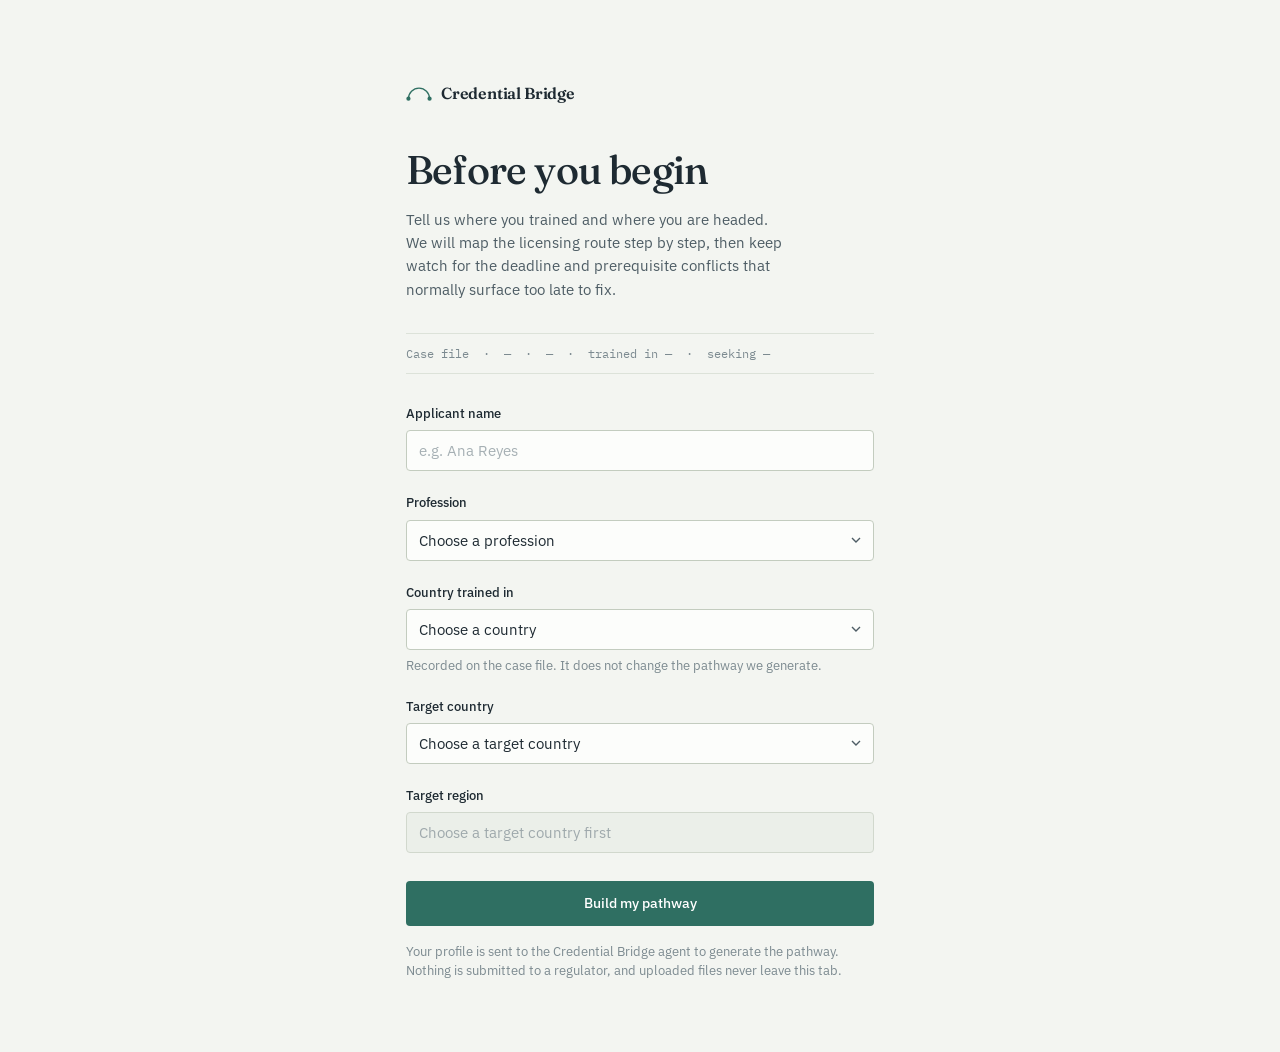
<file: index.html>
<!doctype html>
<html lang="en">
<head>
<meta charset="utf-8">
<meta name="viewport" content="width=device-width, initial-scale=1">
<title>Credential Bridge — licensing pathway navigator</title>
<meta name="description" content="Map the licensing pathway for an internationally trained professional, and watch it for conflicts.">
<link rel="icon" href="data:image/svg+xml,%3Csvg xmlns='http://www.w3.org/2000/svg' viewBox='0 0 32 32'%3E%3Crect width='32' height='32' fill='%23F3F5F1'/%3E%3Cpath d='M6 21c0-6 4.5-10 10-10s10 4 10 10' fill='none' stroke='%232F6F62' stroke-width='2'/%3E%3Ccircle cx='6' cy='21' r='2.5' fill='%232F6F62'/%3E%3Ccircle cx='26' cy='21' r='2.5' fill='%232F6F62'/%3E%3C/svg%3E">
<link rel="preconnect" href="https://fonts.googleapis.com">
<link rel="preconnect" href="https://fonts.gstatic.com" crossorigin>
<link href="https://fonts.googleapis.com/css2?family=Fraunces:opsz,wght@9..144,400..700&family=IBM+Plex+Mono:wght@400;500&family=IBM+Plex+Sans:wght@400;500;600&display=swap" rel="stylesheet">
<link rel="stylesheet" href="styles.css">
</head>
<body>

<!-- ─── Intake ─────────────────────────────────────────────────────────── -->
<main class="intake" id="intake">
  <div class="intake__inner">

    <div class="mark">
      <svg class="mark__glyph" viewBox="0 0 32 22" aria-hidden="true">
        <path d="M3 18c0-7 5.8-13 13-13s13 6 13 13" fill="none" stroke="currentColor" stroke-width="1.6"/>
        <circle cx="3" cy="18" r="2.6" fill="currentColor"/>
        <circle cx="29" cy="18" r="2.6" fill="currentColor"/>
      </svg>
      <span class="mark__name">Credential&nbsp;Bridge</span>
    </div>

    <h1 class="intake__title">Before you begin</h1>
    <p class="intake__lede">
      Tell us where you trained and where you are headed. We will map the licensing
      route step by step, then keep watch for the deadline and prerequisite conflicts
      that normally surface too late to fix.
    </p>

    <p class="caseslip" id="caseslip" aria-live="polite"></p>

    <form class="form" id="intake-form" novalidate>

      <div class="field" data-field="name">
        <label class="field__label" for="in-name">Applicant name</label>
        <input class="input" id="in-name" name="name" type="text" autocomplete="name" placeholder="e.g. Ana Reyes">
        <p class="field__error" id="err-name" hidden></p>
      </div>

      <div class="field" data-field="profession">
        <label class="field__label" for="in-profession">Profession</label>
        <select class="input input--select" id="in-profession" name="profession">
          <option value="">Choose a profession</option>
          <option>Registered Nurse</option>
          <option>Doctor / Physician</option>
          <option>Civil Engineer</option>
          <option>Software Engineer</option>
          <option>Teacher</option>
        </select>
        <p class="field__error" id="err-profession" hidden></p>
      </div>

      <div class="field" data-field="trainedIn">
        <label class="field__label" for="in-trained">Country trained in</label>
        <select class="input input--select" id="in-trained" name="trainedIn">
          <option value="">Choose a country</option>
        </select>
        <p class="field__hint">Recorded on the case file. It does not change the pathway we generate.</p>
        <p class="field__error" id="err-trainedIn" hidden></p>
      </div>

      <div class="field" data-field="trainedInRegion" hidden>
        <label class="field__label" for="in-trained-region">Region trained in</label>
        <select class="input input--select" id="in-trained-region" name="trainedInRegion">
          <option value="">Choose a region</option>
        </select>
        <p class="field__error" id="err-trainedInRegion" hidden></p>
      </div>

      <div class="field" data-field="country">
        <label class="field__label" for="in-country">Target country</label>
        <select class="input input--select" id="in-country" name="country">
          <option value="">Choose a target country</option>
        </select>
        <p class="field__error" id="err-country" hidden></p>
      </div>

      <div class="field" data-field="region">
        <label class="field__label" for="in-region">Target region</label>
        <select class="input input--select" id="in-region" name="region" disabled>
          <option value="">Choose a target country first</option>
        </select>
        <p class="field__error" id="err-region" hidden></p>
      </div>

      <button class="btn btn--primary btn--block" type="submit">Build my pathway</button>

      <p class="form__foot" id="form-foot">
        Demo environment. Nothing is submitted to a regulator, and nothing is kept
        after you close this tab.
      </p>
    </form>
  </div>
</main>

<!-- ─── Dashboard ──────────────────────────────────────────────────────── -->
<div class="app" id="dashboard" hidden>

  <header class="topbar">
    <div class="mark mark--sm">
      <svg class="mark__glyph" viewBox="0 0 32 22" aria-hidden="true">
        <path d="M3 18c0-7 5.8-13 13-13s13 6 13 13" fill="none" stroke="currentColor" stroke-width="1.6"/>
        <circle cx="3" cy="18" r="2.6" fill="currentColor"/>
        <circle cx="29" cy="18" r="2.6" fill="currentColor"/>
      </svg>
      <span class="mark__name">Credential&nbsp;Bridge</span>
    </div>
    <div class="topbar__meta">
      <span class="chip chip--amber" id="mode-chip" hidden>Demo mode · simulated agent, illustrative dates</span>
      <p class="topbar__ref" id="case-ref"></p>
    </div>
  </header>

  <div class="app__body">

    <aside class="sidebar">

      <section class="panel">
        <h2 class="panel__title">Applicant</h2>
        <p class="applicant" id="side-name"></p>
        <dl class="meta">
          <div class="meta__row"><dt>Profession</dt><dd id="side-profession"></dd></div>
          <div class="meta__row"><dt>Trained in</dt><dd id="side-trained"></dd></div>
          <div class="meta__row"><dt>Seeking</dt><dd id="side-target"></dd></div>
        </dl>
      </section>

      <section class="panel" id="docs-panel">
        <h2 class="panel__title">Your documents</h2>
        <p class="panel__note" id="docs-note">
          The documents this pathway asks for. Upload one and the steps that need it stop waiting.
          Files stay in this browser tab.
        </p>
        <ul class="docs" id="docs"></ul>
        <p class="docs__tally" id="docs-tally"></p>
      </section>

      <section class="panel">
        <h2 class="panel__title">Simulate a scenario</h2>
        <p class="panel__note">
          Two things that go wrong in real cases. Send one to the agent and watch it reason again.
        </p>
        <div class="sim">

          <div class="sim__item">
            <button class="btn btn--quiet" type="button" id="sim-conflict">
              <span class="sim__dot sim__dot--amber" aria-hidden="true"></span>
              Simulate a schedule delay
            </button>
            <p class="sim__hint">
              Two steps whose dates collide — a document expiring before a later step is decided, or an
              exam result landing after a deadline.
            </p>
          </div>

          <div class="sim__item">
            <button class="btn btn--quiet" type="button" id="sim-rejection">
              <span class="sim__dot sim__dot--rust" aria-hidden="true"></span>
              Simulate a document rejection
            </button>
            <p class="sim__hint">
              A document is returned by the body assessing it, and every step that needs it goes back to
              waiting.
            </p>
            <label class="sim__pick" id="sim-pick">
              <span class="sim__picklabel">Document to return</span>
              <select class="input input--select input--sm" id="sim-reject-doc"></select>
            </label>
          </div>

          <button class="btn btn--ghost" type="button" id="sim-reset">Reset the case</button>
        </div>
      </section>

      <button class="linkbtn" type="button" id="start-over">Start over</button>
    </aside>

    <main class="workspace">
      <div class="tabs" role="tablist" aria-label="Case views">
        <button class="tab" role="tab" id="tab-pathway" aria-controls="panel-pathway" aria-selected="true">Pathway</button>
        <button class="tab" role="tab" id="tab-drafts" aria-controls="panel-drafts" aria-selected="false" tabindex="-1">Drafted applications</button>
      </div>

      <section class="tabpanel" id="panel-pathway" role="tabpanel" aria-labelledby="tab-pathway" tabindex="0">
        <div class="pathway">
          <div class="pathway__main">
            <header class="secthead">
              <h2 class="secthead__title" id="pathway-title"></h2>
              <p class="secthead__sub" id="pathway-sub"></p>
              <p class="secthead__reg" id="pathway-reg" hidden></p>
            </header>
            <ol class="timeline" id="timeline"></ol>
          </div>

          <aside class="reasoning">
            <div class="reasoning__inner">
              <header class="reasoning__head">
                <h2 class="reasoning__title">Agent reasoning</h2>
                <p class="reasoning__sub" id="reasoning-sub"></p>
              </header>
              <ol class="log" id="log"></ol>
            </div>
          </aside>
        </div>
      </section>

      <section class="tabpanel" id="panel-drafts" role="tabpanel" aria-labelledby="tab-drafts" tabindex="0" hidden>
        <header class="secthead">
          <h2 class="secthead__title">Drafted applications</h2>
          <p class="secthead__sub">Prepared from the case file. Edit anything before you approve it.</p>
        </header>
        <div class="drafts" id="drafts"></div>
      </section>
    </main>
  </div>
</div>

<div class="toaster" id="toaster" role="status" aria-live="polite"></div>

<script src="pathways.js"></script>
<script src="agent.js"></script>
<script src="app.js"></script>
</body>
</html>
</file>
<file: styles.css>
/* ═══════════════════════════════════════════════════════════════════════
   Credential Bridge — case-management UI
   Fraunces for headings, IBM Plex Sans for interface, IBM Plex Mono for
   dates, docket references and anything that behaves like record data.
   ═══════════════════════════════════════════════════════════════════════ */

:root {
  --paper:        #F3F5F1;
  --paper-deep:   #E9EDE6;
  --surface:      #FCFDFB;
  --ink:          #1E2A32;
  --ink-2:        #4E5D65;
  --ink-3:        #7C8A90;
  --rule:         #DCE2D9;
  --rule-strong:  #C3CCBF;

  --teal:         #2F6F62;
  --teal-deep:    #245448;
  --teal-soft:    #E3EDE8;
  --amber:        #B9791F;
  --amber-soft:   #F6EBD8;
  --rust:         #A8422F;
  --rust-soft:    #F4E2DD;

  --radius:       4px;
  --gap:          20px;
  --sans:         "IBM Plex Sans", ui-sans-serif, system-ui, "Segoe UI", sans-serif;
  --serif:        "Fraunces", ui-serif, Georgia, "Times New Roman", serif;
  --mono:         "IBM Plex Mono", ui-monospace, "SF Mono", Consolas, monospace;
}

*, *::before, *::after { box-sizing: border-box; }
[hidden] { display: none !important; }

html { -webkit-text-size-adjust: 100%; }

body {
  margin: 0;
  background: var(--paper);
  color: var(--ink);
  font-family: var(--sans);
  font-size: 14.5px;
  line-height: 1.55;
  -webkit-font-smoothing: antialiased;
}

h1, h2, h3 { font-family: var(--serif); font-weight: 500; margin: 0; line-height: 1.2; }
p { margin: 0; }
ol, ul, dl, dd { margin: 0; padding: 0; list-style: none; }

:focus-visible {
  outline: 2px solid var(--teal);
  outline-offset: 2px;
  border-radius: 2px;
}

/* ── Wordmark ─────────────────────────────────────────────────────────── */
.mark { display: flex; align-items: center; gap: 9px; color: var(--teal); }
.mark__glyph { width: 26px; height: 18px; flex: none; }
.mark__name {
  font-family: var(--serif);
  font-size: 16px;
  font-weight: 600;
  letter-spacing: -0.012em;
  color: var(--ink);
}
.mark--sm .mark__glyph { width: 22px; height: 15px; }
.mark--sm .mark__name { font-size: 15px; }

/* ── Buttons ──────────────────────────────────────────────────────────── */
.btn {
  font-family: var(--sans);
  font-size: 14px;
  font-weight: 500;
  line-height: 1.3;
  border-radius: var(--radius);
  border: 1px solid transparent;
  padding: 10px 16px;
  cursor: pointer;
  transition: background-color .14s ease, border-color .14s ease, color .14s ease;
}
.btn--primary { background: var(--teal); color: #fff; }
.btn--primary:hover { background: var(--teal-deep); }
.btn--block { display: block; width: 100%; padding-block: 12px; margin-top: 6px; }

.btn--quiet {
  display: flex; align-items: center; gap: 9px;
  width: 100%; text-align: left;
  background: var(--surface);
  border-color: var(--rule-strong);
  color: var(--ink);
  font-size: 13.5px;
  padding: 9px 12px;
}
.btn--quiet:hover { border-color: var(--ink-3); background: #fff; }

.btn--ghost {
  width: 100%;
  background: transparent;
  border-color: transparent;
  color: var(--ink-3);
  font-size: 13px;
  padding: 7px 12px;
  text-align: left;
}
.btn--ghost:hover { color: var(--ink); background: var(--paper-deep); }

.sim { display: grid; gap: 16px; }
.sim__item { display: grid; gap: 6px; }
.sim__hint { font-size: 12px; color: var(--ink-3); line-height: 1.45; }
.sim__pick { display: grid; gap: 4px; margin-top: 2px; }
.sim__picklabel { font-size: 12px; color: var(--ink-2); }
.input--sm { font-size: 13px; padding: 7px 10px; padding-right: 30px; }
.btn:disabled { opacity: .45; cursor: not-allowed; }
.btn--quiet:disabled:hover { border-color: var(--rule-strong); background: var(--surface); }
.sim__dot { width: 7px; height: 7px; border-radius: 50%; flex: none; }
.sim__dot--amber { background: var(--amber); }
.sim__dot--rust  { background: var(--rust); }

.linkbtn {
  background: none; border: 0; padding: 0;
  font-family: var(--sans); font-size: 13px; color: var(--ink-2);
  cursor: pointer; text-decoration: underline; text-underline-offset: 3px;
  text-decoration-color: var(--rule-strong);
  justify-self: start;
}
.linkbtn:hover { color: var(--teal); text-decoration-color: currentColor; }

/* ═══ INTAKE ══════════════════════════════════════════════════════════ */
.intake {
  min-height: 100vh;
  display: flex;
  justify-content: center;
  padding: clamp(40px, 9vh, 96px) 20px 72px;
}
.intake__inner { width: 100%; max-width: 468px; }

.intake__title {
  font-size: clamp(30px, 5.2vw, 40px);
  font-weight: 500;
  letter-spacing: -0.02em;
  margin-top: 40px;
}
.intake__lede {
  color: var(--ink-2);
  font-size: 15px;
  margin-top: 14px;
  max-width: 42ch;
}

.caseslip {
  font-family: var(--mono);
  font-size: 11.5px;
  line-height: 1.7;
  color: var(--ink-3);
  border-top: 1px solid var(--rule);
  border-bottom: 1px solid var(--rule);
  padding: 10px 0;
  margin-top: 32px;
}
.caseslip b { font-weight: 500; color: var(--teal); }

.form { display: grid; gap: 22px; margin-top: 30px; }

.field { display: grid; gap: 6px; }
.field__label {
  font-size: 13px;
  font-weight: 500;
  color: var(--ink);
  padding: 0;
}
.field__hint { font-size: 12.5px; color: var(--ink-3); }
.field__error { font-size: 13px; color: var(--rust); }

.input {
  font-family: var(--sans);
  font-size: 14.5px;
  color: var(--ink);
  background: var(--surface);
  border: 1px solid var(--rule-strong);
  border-radius: var(--radius);
  padding: 10px 12px;
  width: 100%;
  transition: border-color .14s ease;
}
.input::placeholder { color: #A6B0B4; }
.input:hover { border-color: var(--ink-3); }
.input:focus-visible { outline-offset: 0; border-color: var(--teal); }
.input:disabled { background: var(--paper-deep); color: var(--ink-3); cursor: not-allowed; }

.input--select {
  appearance: none;
  padding-right: 34px;
  background-image: url("data:image/svg+xml,%3Csvg xmlns='http://www.w3.org/2000/svg' width='10' height='7' viewBox='0 0 10 7'%3E%3Cpath d='M1 1l4 4 4-4' fill='none' stroke='%234E5D65' stroke-width='1.4'/%3E%3C/svg%3E");
  background-repeat: no-repeat;
  background-position: right 12px center;
}

.field--invalid .input { border-color: var(--rust); }

.form__foot { font-size: 12.5px; color: var(--ink-3); margin-top: -6px; }

/* ═══ DASHBOARD ═══════════════════════════════════════════════════════ */
.app { min-height: 100vh; display: flex; flex-direction: column; }

.topbar {
  display: flex;
  align-items: center;
  justify-content: space-between;
  gap: 16px;
  padding: 14px clamp(16px, 3vw, 28px);
  border-bottom: 1px solid var(--rule);
  background: var(--surface);
  position: sticky; top: 0; z-index: 20;
}
.topbar__ref {
  font-family: var(--mono);
  font-size: 11.5px;
  color: var(--ink-3);
  letter-spacing: 0.02em;
}

.app__body {
  flex: 1;
  display: grid;
  grid-template-columns: 292px minmax(0, 1fr);
  align-items: start;
}

/* ── Sidebar ──────────────────────────────────────────────────────────── */
.sidebar {
  display: grid;
  gap: 26px;
  padding: 26px clamp(16px, 2vw, 24px) 40px;
  border-right: 1px solid var(--rule);
  position: sticky;
  top: 52px;
  align-self: start;
  max-height: calc(100vh - 52px);
  overflow-y: auto;
}

.panel { display: grid; gap: 10px; }
.panel__title {
  font-family: var(--sans);
  font-size: 12px;
  font-weight: 600;
  letter-spacing: 0.03em;
  color: var(--ink-3);
  padding-bottom: 8px;
  border-bottom: 1px solid var(--rule);
}
.panel__note { font-size: 12.5px; color: var(--ink-3); margin-bottom: 2px; }

.applicant {
  font-family: var(--serif);
  font-size: 19px;
  font-weight: 500;
  letter-spacing: -0.01em;
}
.meta { display: grid; gap: 7px; }
.meta__row { display: grid; grid-template-columns: 82px minmax(0, 1fr); gap: 10px; align-items: baseline; }
.meta__row dt { font-size: 12px; color: var(--ink-3); }
.meta__row dd { font-size: 13.5px; color: var(--ink); }

/* ── Documents: real uploads ──────────────────────────────────────────── */
.docs { display: grid; gap: 12px; }
.doc {
  display: grid;
  gap: 6px;
  padding: 10px 11px;
  border: 1px solid var(--rule);
  border-radius: var(--radius);
  background: var(--surface);
}
.doc--missing { background: transparent; border-style: dashed; }
.doc--rejected { border-color: #DFBAB0; background: #FEFAF9; }
.doc--flagged { border-color: #E4CFA8; background: #FFFCF6; }

.doc__row {
  display: grid;
  grid-template-columns: minmax(0, 1fr) auto;
  gap: 8px;
  align-items: start;
}
.doc__name { font-size: 13.5px; font-weight: 500; line-height: 1.35; }
.doc__hint { font-size: 12px; color: var(--ink-3); line-height: 1.45; }

.doc__file { display: grid; gap: 1px; min-width: 0; }
.doc__filename {
  font-family: var(--mono);
  font-size: 11.5px;
  color: var(--ink);
  overflow-wrap: anywhere;
}
.doc__filemeta { font-family: var(--mono); font-size: 10.5px; color: var(--ink-3); }

.doc__upload {
  justify-self: start;
  font-size: 12.5px;
  font-weight: 500;
  color: var(--teal-deep);
  background: var(--teal-soft);
  border: 1px solid #CBDDD6;
  border-radius: var(--radius);
  padding: 5px 11px;
  cursor: pointer;
  transition: background-color .14s ease, border-color .14s ease;
}
.doc__upload:hover { background: #D6E5DF; border-color: var(--teal); }
.doc__upload input { position: absolute; width: 1px; height: 1px; opacity: 0; }
.doc__upload:focus-within { outline: 2px solid var(--teal); outline-offset: 2px; }

.doc__remove {
  justify-self: start;
  background: none;
  border: 0;
  padding: 0;
  font-family: var(--sans);
  font-size: 12px;
  color: var(--ink-3);
  cursor: pointer;
  text-decoration: underline;
  text-underline-offset: 3px;
  text-decoration-color: var(--rule-strong);
}
.doc__remove:hover { color: var(--rust); text-decoration-color: currentColor; }

.docs__tally {
  font-family: var(--mono);
  font-size: 11px;
  color: var(--ink-3);
  padding-top: 2px;
}

/* ── Status chips (shared) ────────────────────────────────────────────── */
.chip {
  font-family: var(--mono);
  font-size: 10.5px;
  font-weight: 500;
  letter-spacing: 0.03em;
  padding: 2px 7px;
  border-radius: 2px;
  white-space: nowrap;
  border: 1px solid transparent;
}
.chip--teal  { background: var(--teal-soft);  color: var(--teal-deep);  border-color: #CBDDD6; }
.chip--amber { background: var(--amber-soft); color: #8C5A12;           border-color: #E7D3B0; }
.chip--rust  { background: var(--rust-soft);  color: var(--rust);       border-color: #E4C6BE; }
.chip--mute  { background: var(--paper-deep); color: var(--ink-3);      border-color: var(--rule); }

/* ── Workspace + tabs ─────────────────────────────────────────────────── */
.workspace { padding: 0 clamp(16px, 3vw, 32px) 64px; min-width: 0; }

.tabs {
  display: flex;
  gap: 22px;
  border-bottom: 1px solid var(--rule);
  position: sticky; top: 52px; z-index: 10;
  background: var(--paper);
}
.tab {
  background: none; border: 0;
  font-family: var(--sans); font-size: 14px; font-weight: 500;
  color: var(--ink-3);
  padding: 15px 0 13px;
  margin-bottom: -1px;
  border-bottom: 2px solid transparent;
  cursor: pointer;
  transition: color .14s ease;
}
.tab:hover { color: var(--ink); }
.tab[aria-selected="true"] { color: var(--ink); border-bottom-color: var(--teal); }

.tabpanel { padding-top: 26px; }
.tabpanel:focus { outline: none; }

.secthead { margin-bottom: 22px; }
.secthead__title { font-size: 22px; letter-spacing: -0.014em; }
.secthead__sub { font-size: 13.5px; color: var(--ink-2); margin-top: 5px; max-width: 62ch; }

/* ── Pathway layout ───────────────────────────────────────────────────── */
.pathway {
  display: grid;
  grid-template-columns: minmax(0, 1fr) 336px;
  gap: 36px;
}
.pathway__main { min-width: 0; }

/* ── Timeline ─────────────────────────────────────────────────────────── */
.timeline {
  position: relative;
  padding-left: 42px;
  display: grid;
  gap: 2px;
}

.step {
  display: grid;
  grid-template-columns: 26px 18px minmax(0, 1fr);
  gap: 0 12px;
  align-items: start;
  padding-bottom: 16px;
}
.step:last-child { padding-bottom: 0; }

.step__num {
  font-family: var(--mono);
  font-size: 11px;
  color: var(--ink-3);
  text-align: right;
  padding-top: 13px;
  font-variant-numeric: tabular-nums;
}

/* rail + marker column */
.step__rail { position: relative; align-self: stretch; }
.step__rail::before {
  content: "";
  position: absolute;
  left: 50%; transform: translateX(-50%);
  top: 26px; bottom: -18px;
  width: 1px;
  background: var(--rule-strong);
}
.step:last-child .step__rail::before { display: none; }
.step--waiting .step__rail::before {
  background: repeating-linear-gradient(to bottom, var(--rule-strong) 0 3px, transparent 3px 7px);
}

.marker {
  position: absolute;
  top: 13px; left: 50%; transform: translateX(-50%);
  width: 14px; height: 14px;
  border-radius: 50%;
  border: 1.5px solid var(--rule-strong);
  background: var(--paper);
  display: grid; place-items: center;
}
.marker svg { width: 8px; height: 8px; display: block; }

.step--complete    .marker { background: var(--teal); border-color: var(--teal); color: #fff; }
.step--in-progress .marker { border-color: var(--amber); border-width: 3.5px; background: var(--paper); }
.step--upcoming    .marker { border-color: var(--ink-3); }
.step--not-started .marker { width: 9px; height: 9px; top: 16px; border-color: var(--rule-strong); }
.step--waiting     .marker { border-color: var(--rule-strong); border-style: dashed; }
.step--at-risk     .marker { background: var(--rust); border-color: var(--rust); color: #fff; }
.step--remedy      .marker { background: var(--amber); border-color: var(--amber); border-width: 1.5px; color: #fff; }

.card {
  background: var(--surface);
  border: 1px solid var(--rule);
  border-radius: var(--radius);
  padding: 13px 15px;
  min-width: 0;
}
.step--at-risk .card { border-color: #DFBAB0; background: #FEFAF9; }
.step--remedy  .card { border-color: #E4CFA8; background: #FFFCF6; }
.step--waiting .card { background: transparent; border-style: dashed; }
.step--waiting .card__title { color: var(--ink-2); }
.step--waiting .card__detail { color: var(--ink-3); }

.card__head {
  display: grid;
  grid-template-columns: minmax(0, 1fr) auto;
  gap: 12px;
  align-items: start;
}
.card__title { font-family: var(--serif); font-size: 15.5px; font-weight: 600; letter-spacing: -0.008em; }
.card__authority {
  font-family: var(--mono);
  font-size: 11px;
  color: var(--teal);
  margin-top: 3px;
  overflow-wrap: anywhere;
}
.card__detail { font-size: 13.5px; color: var(--ink-2); margin-top: 8px; }
.card__flag {
  font-size: 13px;
  color: var(--rust);
  margin-top: 8px;
  padding-top: 8px;
  border-top: 1px solid var(--rust-soft);
}
.step--remedy .card__flag { color: #8C5A12; border-top-color: #EFDFC2; }
/* What each step runs on, tied to the sidebar by colour. */
.card__needs {
  display: flex;
  flex-wrap: wrap;
  align-items: center;
  gap: 5px;
  margin-top: 10px;
}
.card__needslabel {
  font-family: var(--mono);
  font-size: 10.5px;
  color: var(--ink-3);
  margin-right: 2px;
}
.need {
  font-size: 11.5px;
  line-height: 1.4;
  padding: 2px 7px;
  border-radius: 2px;
  border: 1px solid var(--rule);
  background: var(--paper);
  color: var(--ink-3);
}
.need--on-file  { border-color: #CBDDD6; background: var(--teal-soft);  color: var(--teal-deep); }
.need--flagged  { border-color: #E7D3B0; background: var(--amber-soft); color: #8C5A12; }
.need--rejected { border-color: #E4C6BE; background: var(--rust-soft);  color: var(--rust); }
.need--missing  { border-style: dashed; }

.card__waiting {
  font-size: 12.5px;
  color: var(--ink-3);
  margin-top: 8px;
}

/* The signature: a bracket drawn in the gutter tying two conflicting steps */
.tie {
  position: absolute;
  left: 18px;
  width: 12px;
  border: 1px solid var(--rust);
  border-right: 0;
  border-radius: 2px 0 0 2px;
  pointer-events: none;
}
.tie__label {
  position: absolute;
  left: -14px;
  top: 50%;
  transform: translateY(-50%);
  writing-mode: vertical-rl;
  text-orientation: mixed;
  font-family: var(--mono);
  font-size: 9.5px;
  letter-spacing: 0.04em;
  color: var(--rust);
  white-space: nowrap;
  max-height: 100%;
  overflow: hidden;
}

/* ── Agent reasoning panel ────────────────────────────────────────────── */
.reasoning { min-width: 0; }
.reasoning__inner {
  position: sticky;
  top: 106px;
  background: var(--surface);
  border: 1px solid var(--rule);
  border-radius: var(--radius);
  max-height: calc(100vh - 138px);
  display: flex;
  flex-direction: column;
}
.reasoning__head {
  padding: 15px 17px 13px;
  border-bottom: 1px solid var(--rule);
}
.reasoning__title { font-size: 16px; font-weight: 600; letter-spacing: -0.008em; }
.reasoning__sub { font-family: var(--mono); font-size: 10.5px; color: var(--ink-3); margin-top: 4px; }

.log { flex: 1; min-height: 0; overflow-y: auto; padding: 4px 17px 16px; }
.entry { padding: 15px 0; border-bottom: 1px solid var(--rule); }
.entry:last-child { border-bottom: 0; padding-bottom: 4px; }
.entry__head { display: flex; align-items: center; gap: 8px; flex-wrap: wrap; margin-bottom: 7px; }
.entry__time { font-family: var(--mono); font-size: 10.5px; color: var(--ink-3); }
.entry__title { font-family: var(--serif); font-size: 14.5px; font-weight: 600; }
.entry__body { font-size: 13.5px; color: var(--ink-2); }
.entry__body p + p { margin-top: 9px; }
.entry__body strong { color: var(--ink); font-weight: 600; }
.entry__body .num { font-family: var(--mono); font-size: 12.5px; }

.entry--enter { animation: entryIn .34s cubic-bezier(.22,.61,.36,1) both; }
@keyframes entryIn {
  from { opacity: 0; transform: translateY(-6px); }
  to   { opacity: 1; transform: none; }
}

/* ── Drafts ───────────────────────────────────────────────────────────── */
.drafts { display: grid; gap: 22px; max-width: 780px; }
.draft {
  background: var(--surface);
  border: 1px solid var(--rule);
  border-radius: var(--radius);
  overflow: hidden;
}
.draft__head { padding: 15px 18px 13px; border-bottom: 1px solid var(--rule); }
.draft__title { font-size: 17px; font-weight: 600; letter-spacing: -0.01em; }
.draft__meta { font-family: var(--mono); font-size: 11px; color: var(--ink-3); margin-top: 4px; }
.draft__body { padding: 16px 18px; }
.draft__body .field__label { display: block; margin-bottom: 7px; }
.draft__textarea {
  width: 100%;
  min-height: 300px;
  resize: vertical;
  font-family: var(--mono);
  font-size: 12.5px;
  line-height: 1.72;
  color: var(--ink);
  background: var(--paper);
  border: 1px solid var(--rule);
  border-radius: var(--radius);
  padding: 14px 16px;
}
.draft__textarea:focus-visible { outline-offset: 0; border-color: var(--teal); }
.draft__foot {
  display: flex; align-items: center; justify-content: space-between;
  gap: 16px; flex-wrap: wrap;
  padding: 0 18px 16px;
}
.draft__note { font-size: 12.5px; color: var(--ink-3); }

/* ── Toaster ──────────────────────────────────────────────────────────── */
.toaster {
  position: fixed;
  right: 20px; bottom: 20px;
  z-index: 60;
  display: grid;
  gap: 8px;
  justify-items: end;
  pointer-events: none;
}
.toast {
  background: var(--ink);
  color: #F6F8F4;
  font-size: 13.5px;
  padding: 11px 16px;
  border-radius: var(--radius);
  border-left: 3px solid var(--teal);
  max-width: 340px;
  animation: toastIn .26s cubic-bezier(.22,.61,.36,1) both;
}
.toast--out { animation: toastOut .24s ease forwards; }
@keyframes toastIn  { from { opacity: 0; transform: translateY(8px); } to { opacity: 1; transform: none; } }
@keyframes toastOut { to { opacity: 0; transform: translateY(6px); } }

/* ── Live agent states ────────────────────────────────────────────────── */
.btn--ghost:disabled:hover { color: var(--ink-3); background: transparent; }

.topbar__meta { display: flex; align-items: center; gap: 12px; flex-wrap: wrap; justify-content: flex-end; }

.secthead__reg {
  font-family: var(--mono);
  font-size: 11.5px;
  color: var(--ink-3);
  margin-top: 8px;
}
.secthead__reg a,
.card__source {
  color: var(--teal);
  text-decoration: underline;
  text-underline-offset: 2px;
  text-decoration-color: var(--rule-strong);
}
.secthead__reg a:hover,
.card__source:hover { text-decoration-color: currentColor; }
.card__nosource { color: var(--ink-3); }

.timeline__empty {
  display: flex;
  align-items: center;
  gap: 10px;
  padding: 16px 18px;
  border: 1px dashed var(--rule-strong);
  border-radius: var(--radius);
  color: var(--ink-2);
  font-size: 13.5px;
}
.pulse {
  width: 8px; height: 8px; border-radius: 50%; flex: none;
  background: var(--teal);
  animation: pulse 1.2s ease-in-out infinite;
}
@keyframes pulse { 50% { opacity: .25; transform: scale(.7); } }

.entry--pending .entry__title { display: flex; align-items: baseline; gap: 2px; }
.dots { display: inline-flex; gap: 3px; margin-left: 4px; }
.dots i {
  width: 4px; height: 4px; border-radius: 50%;
  background: var(--teal);
  animation: dot 1.2s ease-in-out infinite;
}
.dots i:nth-child(2) { animation-delay: .15s; }
.dots i:nth-child(3) { animation-delay: .3s; }
@keyframes dot { 0%, 80%, 100% { opacity: .2; } 40% { opacity: 1; } }
.entry__hint { font-size: 12.5px; color: var(--ink-3); margin-top: 5px; }

.entry--error .entry__body { color: var(--rust); }
.btn--retry { width: auto; margin-top: 11px; }

/* ── Responsive ───────────────────────────────────────────────────────── */
@media (max-width: 1180px) {
  .pathway { grid-template-columns: minmax(0, 1fr); gap: 30px; }
  .reasoning__inner { position: static; max-height: none; }
  .log { max-height: 460px; }
}

@media (max-width: 880px) {
  .app__body { grid-template-columns: minmax(0, 1fr); }
  .sidebar {
    position: static;
    max-height: none;
    border-right: 0;
    border-bottom: 1px solid var(--rule);
    padding-bottom: 26px;
  }
  .tabs { top: 0; }
}

@media (max-width: 620px) {
  .timeline { padding-left: 0; }
  .tie { display: none; }
  .step { grid-template-columns: 20px 18px minmax(0, 1fr); gap: 0 9px; }
  .step__num { font-size: 10.5px; }
  .toaster { right: 12px; left: 12px; justify-items: stretch; }
  .toast { max-width: none; }
}

@media (prefers-reduced-motion: reduce) {
  *, *::before, *::after {
    animation-duration: .01ms !important;
    animation-iteration-count: 1 !important;
    transition-duration: .01ms !important;
    scroll-behavior: auto !important;
  }
}

/* live logEntry text keeps the model's line breaks (numbered lists) */
.entry__body p { white-space: pre-line; }
</file>
